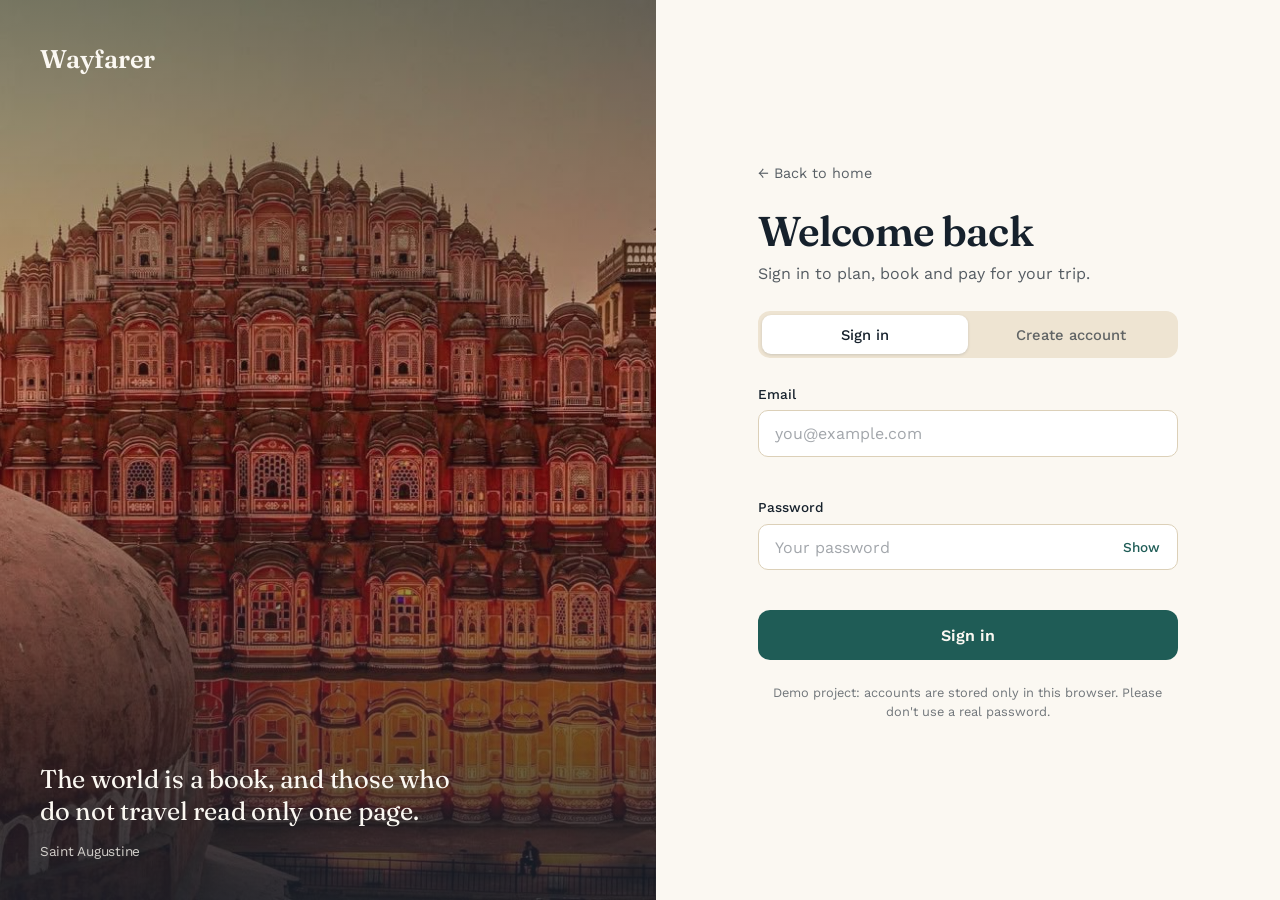
<file: login.html>
<!DOCTYPE html>
<html lang="en">
<head>
<meta charset="UTF-8">
<meta name="viewport" content="width=device-width, initial-scale=1.0">
<title>Log in — Wayfarer</title>
<meta name="description" content="Sign in or create your Wayfarer account to book and pay for your next trip.">
<meta name="theme-color" content="#1F5C56">
<link rel="icon" href="assets/favicon.svg" type="image/svg+xml">
<link rel="preconnect" href="https://fonts.googleapis.com">
<link rel="preconnect" href="https://fonts.gstatic.com" crossorigin>
<link href="https://fonts.googleapis.com/css2?family=Fraunces:opsz,wght@9..144,400;9..144,600;9..144,700&family=Work+Sans:wght@400;500;600&display=swap" rel="stylesheet">
<link rel="stylesheet" href="css/style.css">
<link rel="stylesheet" href="css/responsive.css">
<link rel="stylesheet" href="css/auth.css">
</head>
<body class="auth-page">

<a class="skip-link" href="#main">Skip to content</a>

<main class="auth-shell" id="main">
  <aside class="auth-visual" aria-hidden="true">
    <div class="visual-overlay">
      <a class="logo" href="index.html">Wayfarer</a>
      <blockquote>
        <p>The world is a book, and those who do not travel read only one page.</p>
        <cite>Saint Augustine</cite>
      </blockquote>
    </div>
  </aside>

  <section class="auth-panel">
    <a class="back-link" href="index.html">&larr; Back to home</a>

    <div class="auth-card">
      <h1 id="auth-title">Welcome back</h1>
      <p class="auth-sub" id="auth-sub">Sign in to plan, book and pay for your trip.</p>

      <div class="segmented" role="tablist" aria-label="Account">
        <span class="seg-thumb" id="seg-thumb"></span>
        <button type="button" role="tab" id="tab-signin" aria-selected="true" aria-controls="form-signin">Sign in</button>
        <button type="button" role="tab" id="tab-signup" aria-selected="false" aria-controls="form-signup">Create account</button>
      </div>

      <div class="form-alert" id="form-alert" role="alert" hidden></div>

      <form class="auth-form" id="form-signin" novalidate aria-labelledby="tab-signin">
        <div class="field">
          <label for="si-email">Email</label>
          <input type="email" id="si-email" name="email" autocomplete="email" placeholder="you@example.com" required>
          <p class="field-error" id="si-email-err"></p>
        </div>
        <div class="field">
          <label for="si-password">Password</label>
          <div class="input-wrap">
            <input type="password" id="si-password" name="password" autocomplete="current-password" placeholder="Your password" required>
            <button type="button" class="reveal" data-target="si-password" aria-label="Show password" aria-pressed="false">Show</button>
          </div>
          <p class="field-error" id="si-password-err"></p>
        </div>
        <button type="submit" class="primary-btn" id="si-submit">Sign in</button>
      </form>

      <form class="auth-form" id="form-signup" novalidate hidden aria-labelledby="tab-signup">
        <div class="field">
          <label for="su-name">Full name</label>
          <input type="text" id="su-name" name="name" autocomplete="name" placeholder="Your name" required>
          <p class="field-error" id="su-name-err"></p>
        </div>
        <div class="field">
          <label for="su-email">Email</label>
          <input type="email" id="su-email" name="email" autocomplete="email" placeholder="you@example.com" required>
          <p class="field-error" id="su-email-err"></p>
        </div>
        <div class="field">
          <label for="su-password">Password</label>
          <div class="input-wrap">
            <input type="password" id="su-password" name="password" autocomplete="new-password" placeholder="At least 8 characters" required>
            <button type="button" class="reveal" data-target="su-password" aria-label="Show password" aria-pressed="false">Show</button>
          </div>
          <div class="strength" id="strength" aria-hidden="true"><span></span><span></span><span></span><span></span></div>
          <p class="field-hint" id="strength-label">Use 8+ characters with letters and numbers.</p>
          <p class="field-error" id="su-password-err"></p>
        </div>
        <div class="field">
          <label for="su-confirm">Confirm password</label>
          <input type="password" id="su-confirm" name="confirm" autocomplete="new-password" placeholder="Repeat your password" required>
          <p class="field-error" id="su-confirm-err"></p>
        </div>
        <button type="submit" class="primary-btn" id="su-submit">Create account</button>
      </form>

      <p class="auth-note">Demo project: accounts are stored only in this browser. Please don't use a real password.</p>
    </div>
  </section>
</main>

<script src="js/utils.js"></script>
<script src="js/auth.js"></script>
<script src="js/login.js"></script>
</body>
</html>
</file>
<file: css/style.css>
:root {
  --ink: #16212c;
  --paper: #FBF8F2;
  --panel: #EEE4D2;
  --ochre: #A8702F;
  --teal: #1F5C56;
  --line: #DCD0B8;
  --font-display: 'Fraunces', serif;
  --font-body: 'Work Sans', sans-serif;
}

* { box-sizing: border-box; margin: 0; padding: 0; }

body {
  font-family: var(--font-body);
  color: var(--ink);
  background: var(--paper);
  line-height: 1.5;
}

html { scroll-behavior: smooth; scroll-padding-top: 70px; }

a { color: inherit; text-decoration: none; }

:focus-visible { outline: 2px solid var(--ochre); outline-offset: 2px; }

.visually-hidden {
  position: absolute;
  width: 1px;
  height: 1px;
  overflow: hidden;
  clip: rect(0 0 0 0);
  white-space: nowrap;
}

.skip-link {
  position: absolute;
  left: 1rem;
  top: -4rem;
  background: var(--ink);
  color: var(--paper);
  padding: 0.6rem 1rem;
  z-index: 200;
}

.skip-link:focus { top: 1rem; }

.no-scroll { overflow: hidden; }

img { display: block; max-width: 100%; }

.site-header {
  position: sticky;
  top: 0;
  z-index: 50;
  background: rgba(251, 248, 242, 0.78);
  -webkit-backdrop-filter: blur(20px) saturate(180%);
  backdrop-filter: blur(20px) saturate(180%);
  border-bottom: 1px solid rgba(220, 208, 184, 0.7);
}

@media (prefers-reduced-transparency: reduce) {
  .site-header { background: var(--paper); -webkit-backdrop-filter: none; backdrop-filter: none; }
}

.auth-slot {
  display: flex;
  align-items: center;
  gap: 0.8rem;
  margin-left: 1.5rem;
}

.auth-name {
  font-size: 0.9rem;
  opacity: 0.75;
}

.auth-link {
  display: inline-block;
  font-family: var(--font-body);
  font-size: 0.9rem;
  font-weight: 500;
  color: var(--teal);
  background: none;
  border: 1px solid var(--teal);
  border-radius: 999px;
  padding: 0.4rem 1.1rem;
  cursor: pointer;
  transition: transform 0.1s ease-out, background 0.15s, color 0.15s;
}

.auth-link:hover { background: var(--teal); color: var(--paper); }

.header-inner {
  max-width: 1200px;
  margin: 0 auto;
  padding: 1.1rem 1.5rem;
  display: flex;
  align-items: center;
  justify-content: space-between;
}

.logo {
  font-family: var(--font-display);
  font-size: 1.4rem;
  font-weight: 600;
}

.main-nav {
  display: flex;
  gap: 2rem;
}

.main-nav a {
  font-size: 0.95rem;
  color: var(--ink);
  opacity: 0.75;
}

.main-nav a:hover, .main-nav a.current { opacity: 1; }

.main-nav a.current { color: var(--teal); font-weight: 600; }

.nav-toggle {
  display: none;
  flex-direction: column;
  gap: 5px;
  background: none;
  border: none;
  cursor: pointer;
  padding: 4px;
}

.nav-toggle span {
  width: 22px;
  height: 2px;
  background: var(--ink);
}

.hero {
  background: linear-gradient(160deg, var(--teal) 0%, #16342f 100%);
  color: var(--paper);
  padding: 5rem 1.5rem 6rem;
}

.hero-content {
  max-width: 700px;
  margin: 0 auto;
}

.hero-eyebrow {
  font-size: 0.95rem;
  opacity: 0.8;
  margin-bottom: 0.75rem;
}

.hero h1 {
  font-family: var(--font-display);
  font-size: clamp(2.8rem, 7vw, 4.6rem);
  font-weight: 600;
  line-height: 1.05;
  margin-bottom: 1.2rem;
}

.hero-sub {
  font-size: 1.1rem;
  opacity: 0.9;
  max-width: 480px;
  margin-bottom: 2rem;
}

.hero-search {
  display: flex;
  background: var(--paper);
  border-radius: 999px;
  padding: 0.4rem;
  max-width: 460px;
}

.hero-search input {
  flex: 1;
  border: none;
  background: none;
  padding: 0.7rem 1.2rem;
  font-family: var(--font-body);
  font-size: 1rem;
  color: var(--ink);
  outline: none;
}

.hero-search button {
  background: var(--ochre);
  color: var(--paper);
  border: none;
  border-radius: 999px;
  padding: 0.7rem 1.6rem;
  font-size: 1rem;
  cursor: pointer;
}

.hero-search button:hover { filter: brightness(1.08); }

.hero-stats {
  display: flex;
  flex-wrap: wrap;
  gap: 0.6rem 2rem;
  list-style: none;
  margin-top: 2.2rem;
  font-size: 0.95rem;
  opacity: 0.85;
}

.hero-stats strong {
  font-family: var(--font-display);
  font-size: 1.5rem;
  margin-right: 0.2rem;
}

.section {
  max-width: 1200px;
  margin: 0 auto;
  padding: 4.5rem 1.5rem;
}

.section.alt {
  max-width: none;
  background: var(--panel);
}

.section.alt > * {
  max-width: 1200px;
  margin-left: auto;
  margin-right: auto;
}

.section-head {
  margin-bottom: 2.5rem;
  max-width: 500px;
}

.section-head h2 {
  font-family: var(--font-display);
  font-size: clamp(1.8rem, 3.5vw, 2.4rem);
  font-weight: 600;
  margin-bottom: 0.5rem;
}

.section-head p {
  opacity: 0.75;
}

.category-row {
  display: flex;
  gap: 0.7rem;
  overflow-x: auto;
  padding-bottom: 1.5rem;
}

.category-pill {
  flex-shrink: 0;
  border: 1px solid var(--line);
  border-radius: 999px;
  padding: 0.5rem 1.2rem;
  cursor: pointer;
  font-size: 0.9rem;
  background: var(--paper);
}

.category-pill.active {
  background: var(--ink);
  color: var(--paper);
  border-color: var(--ink);
}

.destination-grid {
  display: grid;
  grid-template-columns: repeat(4, 1fr);
  gap: 1.2rem;
}

.result-count {
  font-size: 0.85rem;
  opacity: 0.65;
  margin-bottom: 1rem;
}

.empty-state {
  grid-column: 1 / -1;
  padding: 2rem 0;
  opacity: 0.75;
}

.destination-card {
  border: 1px solid var(--line);
  overflow: hidden;
  background: #fff;
  transition: transform 0.2s, box-shadow 0.2s;
}

.destination-card:hover {
  transform: translateY(-3px);
  box-shadow: 0 8px 20px rgba(22, 33, 44, 0.1);
}

.destination-card .badge {
  display: inline-block;
  font-size: 0.7rem;
  text-transform: uppercase;
  letter-spacing: 0.05em;
  color: var(--teal);
  background: #E3EFEC;
  padding: 0.15rem 0.55rem;
  border-radius: 999px;
  margin-bottom: 0.5rem;
}

.card-action {
  margin-top: 0.9rem;
  background: none;
  border: 1px solid var(--teal);
  color: var(--teal);
  border-radius: 6px;
  padding: 0.4rem 0.9rem;
  font-size: 0.85rem;
  cursor: pointer;
}

.card-action:hover { background: var(--teal); color: var(--paper); }

.destination-card img {
  width: 100%;
  height: 210px;
  object-fit: cover;
  object-position: center 30%;
}

.destination-card .card-body {
  padding: 1rem;
}

.destination-card h3 {
  font-family: var(--font-display);
  font-size: 1.15rem;
  margin-bottom: 0.2rem;
}

.destination-card .country {
  font-size: 0.8rem;
  text-transform: uppercase;
  letter-spacing: 0.04em;
  opacity: 0.6;
  margin-bottom: 0.4rem;
}

.destination-card p.desc {
  font-size: 0.9rem;
  opacity: 0.8;
}

.gallery-grid {
  column-count: 3;
  column-gap: 1rem;
}

.gallery-item {
  display: block;
  width: 100%;
  margin-bottom: 1rem;
  padding: 0;
  border: none;
  background: none;
  cursor: pointer;
  break-inside: avoid;
}

.gallery-item img {
  width: 100%;
  border-radius: 4px;
  transition: transform 0.25s, opacity 0.25s;
}

.gallery-item:hover img { transform: scale(1.02); opacity: 0.92; }

.lightbox {
  display: none;
  position: fixed;
  inset: 0;
  background: rgba(15, 20, 15, 0.92);
  z-index: 100;
  flex-direction: column;
  align-items: center;
  justify-content: center;
  padding: 2rem;
}

.lightbox.active { display: flex; }

.lightbox figure {
  display: flex;
  flex-direction: column;
  align-items: center;
  max-width: min(900px, 80vw);
}

.lightbox img { max-height: 78vh; border-radius: 4px; }

.lightbox figcaption {
  color: var(--paper);
  margin-top: 1rem;
  text-align: center;
}

.lightbox-nav {
  position: absolute;
  top: 50%;
  transform: translateY(-50%);
  background: rgba(255, 255, 255, 0.12);
  border: none;
  color: var(--paper);
  font-size: 2.4rem;
  width: 3rem;
  height: 3rem;
  border-radius: 50%;
  cursor: pointer;
  line-height: 1;
}

.lightbox-nav:hover { background: rgba(255, 255, 255, 0.25); }
.lightbox-nav.prev { left: 1.5rem; }
.lightbox-nav.next { right: 1.5rem; }

.lightbox-close {
  position: absolute;
  top: 1.5rem;
  right: 2rem;
  background: none;
  border: none;
  color: var(--paper);
  font-size: 2rem;
  cursor: pointer;
}

.weather-panel {
  max-width: 460px;
}

#weather-form {
  display: flex;
  gap: 0.6rem;
  margin-bottom: 1.5rem;
}

#weather-form input {
  flex: 1;
  padding: 0.7rem 1rem;
  border: 1px solid var(--line);
  border-radius: 6px;
  font-family: var(--font-body);
}

#weather-form button {
  background: var(--teal);
  color: var(--paper);
  border: none;
  padding: 0.7rem 1.4rem;
  border-radius: 6px;
  cursor: pointer;
}

.weather-result {
  display: flex;
  align-items: center;
  gap: 1rem;
  min-height: 40px;
}

.weather-result .temp {
  font-family: var(--font-display);
  font-size: 2.4rem;
}

.weather-result .details p { font-size: 0.9rem; opacity: 0.75; }

.weather-result .details p.place { font-weight: 600; opacity: 1; }

.notice.error { color: #9B2C2C; }

.places-list {
  display: grid;
  grid-template-columns: repeat(2, 1fr);
  gap: 1.5rem 2.5rem;
}

.place-item {
  border-top: 1px solid var(--line);
  padding-top: 1rem;
}

.place-item h3 {
  font-family: var(--font-display);
  font-size: 1.2rem;
  margin-bottom: 0.2rem;
}

.place-item .location {
  font-size: 0.8rem;
  opacity: 0.6;
  margin-bottom: 0.4rem;
}

.hotel-grid {
  display: grid;
  grid-template-columns: repeat(3, 1fr);
  gap: 1.5rem;
}

.hotel-card {
  border: 1px solid var(--line);
  padding: 1.5rem;
}

.hotel-card .tier {
  font-size: 0.75rem;
  text-transform: uppercase;
  letter-spacing: 0.05em;
  color: var(--ochre);
  margin-bottom: 0.6rem;
}

.hotel-card h3 {
  font-family: var(--font-display);
  font-size: 1.25rem;
  margin-bottom: 0.4rem;
}

.hotel-card .price {
  font-weight: 600;
  margin-top: 0.8rem;
}

.tips-list {
  max-width: 640px;
  display: flex;
  flex-direction: column;
  gap: 1rem;
}

.tip-item {
  display: flex;
  gap: 1rem;
  padding: 1rem 0;
  border-bottom: 1px solid var(--line);
}

.tip-item .mark {
  font-family: var(--font-display);
  color: var(--ochre);
  font-size: 1.2rem;
}

.budget-panel {
  display: grid;
  grid-template-columns: 1.4fr 1fr;
  gap: 2rem;
  align-items: start;
}

.budget-form {
  display: grid;
  grid-template-columns: 1fr 1fr;
  gap: 1.2rem;
}

.budget-form label {
  display: flex;
  flex-direction: column;
  font-size: 0.9rem;
  gap: 0.4rem;
}

.budget-form label.wide { grid-column: 1 / -1; }

.budget-form select,
.budget-form input {
  padding: 0.6rem 0.8rem;
  border: 1px solid var(--line);
  border-radius: 6px;
  font-family: var(--font-body);
  font-size: 1rem;
}

.budget-result {
  background: var(--teal);
  color: var(--paper);
  padding: 2rem;
  display: flex;
  flex-direction: column;
  gap: 0.5rem;
  border-radius: 8px;
}

.budget-form .reset-btn {
  grid-column: 1 / -1;
  justify-self: start;
  background: none;
  border: 1px solid var(--ink);
  border-radius: 6px;
  padding: 0.5rem 1.2rem;
  cursor: pointer;
  font-family: var(--font-body);
}

.budget-result .per-day { font-size: 0.9rem; opacity: 0.85; }

.breakdown {
  list-style: none;
  margin-top: 1rem;
  border-top: 1px solid rgba(251, 248, 242, 0.3);
}

.breakdown li {
  display: flex;
  justify-content: space-between;
  padding: 0.55rem 0;
  font-size: 0.9rem;
  border-bottom: 1px solid rgba(251, 248, 242, 0.15);
}

.cta {
  margin-top: 1.4rem;
  background: var(--ochre);
  color: var(--paper);
  border: none;
  border-radius: 12px;
  padding: 0.9rem 1.4rem;
  font-family: var(--font-body);
  font-size: 1rem;
  font-weight: 600;
  cursor: pointer;
  transition: transform 0.1s ease-out, filter 0.15s;
}

.cta:hover { filter: brightness(1.08); }

.budget-result strong {
  font-family: var(--font-display);
  font-size: 2.6rem;
}

.site-footer {
  background: var(--ink);
  color: var(--paper);
  padding: 3rem 1.5rem 1.5rem;
  font-size: 0.9rem;
}

.footer-inner {
  max-width: 1200px;
  margin: 0 auto;
  display: grid;
  grid-template-columns: 2fr 1fr 1fr;
  gap: 2rem;
}

.site-footer .logo { display: block; margin-bottom: 0.6rem; }
.site-footer p { opacity: 0.75; max-width: 340px; }

.site-footer h3 {
  font-size: 0.75rem;
  text-transform: uppercase;
  letter-spacing: 0.06em;
  opacity: 0.6;
  margin-bottom: 0.7rem;
}

.site-footer a:not(.logo) {
  display: block;
  opacity: 0.8;
  margin-bottom: 0.4rem;
}

.site-footer a:hover { opacity: 1; text-decoration: underline; }

.copyright {
  max-width: 1200px;
  margin: 2rem auto 0;
  padding-top: 1.2rem;
  border-top: 1px solid rgba(251, 248, 242, 0.15);
  font-size: 0.8rem;
}

.to-top {
  position: fixed;
  right: 1.2rem;
  bottom: 1.2rem;
  width: 2.8rem;
  height: 2.8rem;
  border-radius: 50%;
  border: none;
  background: var(--ochre);
  color: var(--paper);
  font-size: 1.2rem;
  cursor: pointer;
  opacity: 0;
  pointer-events: none;
  transition: opacity 0.25s;
  z-index: 60;
}

.to-top.visible { opacity: 1; pointer-events: auto; }
</file>
<file: css/responsive.css>
@media (max-width: 900px) {
  .destination-grid { grid-template-columns: repeat(2, 1fr); }
  .hotel-grid { grid-template-columns: repeat(2, 1fr); }
  .gallery-grid { column-count: 2; }
  .budget-panel { grid-template-columns: 1fr; }
  .footer-inner { grid-template-columns: 1fr 1fr; }
}

@media (max-width: 640px) {
  .main-nav {
    position: absolute;
    top: 100%;
    left: 0;
    right: 0;
    background: var(--paper);
    flex-direction: column;
    gap: 0;
    border-bottom: 1px solid var(--line);
    display: none;
  }

  .main-nav.open { display: flex; }

  .main-nav a {
    padding: 1rem 1.5rem;
    border-top: 1px solid var(--line);
  }

  .nav-toggle { display: flex; }

  .hero { padding: 3rem 1.25rem 4rem; }

  .hero-search { flex-direction: column; border-radius: 14px; }

  .hero-search button { margin-top: 0.4rem; }

  .section { padding: 3rem 1.25rem; }

  .destination-grid { grid-template-columns: 1fr; }

  .hotel-grid { grid-template-columns: 1fr; }

  .gallery-grid { column-count: 1; }

  .places-list { grid-template-columns: 1fr; }

  .budget-form { grid-template-columns: 1fr; }

  .footer-inner { grid-template-columns: 1fr; }

  .lightbox-nav.prev { left: 0.5rem; }

  .lightbox-nav.next { right: 0.5rem; }

  .budget-result strong { font-size: 2rem; }
}
</file>
<file: css/auth.css>
:root {
  --danger: #A63A2E;
  --success: #2F7A4F;
  --spring: cubic-bezier(0.32, 0.72, 0, 1);
}

.header-links {
  display: flex;
  align-items: center;
  gap: 1.5rem;
  font-size: 0.95rem;
}

.header-links > a { opacity: 0.75; }
.header-links > a:hover { opacity: 1; }

.auth-page { background: var(--paper); }

.auth-shell {
  display: grid;
  grid-template-columns: 1.05fr 1fr;
  min-height: 100vh;
}

.auth-visual {
  position: relative;
  background: url("../assets/images/jaipur.jpg") center / cover no-repeat;
  color: var(--paper);
}

.visual-overlay {
  position: absolute;
  inset: 0;
  display: flex;
  flex-direction: column;
  justify-content: space-between;
  padding: 2.5rem;
  background: linear-gradient(180deg, rgba(22, 52, 47, 0.55) 0%, rgba(22, 33, 44, 0.15) 45%, rgba(22, 33, 44, 0.8) 100%);
}

.visual-overlay .logo { font-size: 1.6rem; }

.visual-overlay blockquote {
  max-width: 420px;
  font-family: var(--font-display);
  font-size: 1.6rem;
  line-height: 1.25;
  letter-spacing: -0.01em;
}

.visual-overlay cite {
  display: block;
  margin-top: 1rem;
  font-family: var(--font-body);
  font-size: 0.85rem;
  font-style: normal;
  opacity: 0.8;
}

.auth-panel {
  display: flex;
  flex-direction: column;
  justify-content: center;
  padding: 2rem 1.5rem 3rem;
}

.back-link {
  align-self: flex-start;
  font-size: 0.9rem;
  opacity: 0.7;
  margin: 0 auto 1.5rem;
  width: 100%;
  max-width: 420px;
}

.back-link:hover { opacity: 1; }

.auth-card {
  width: 100%;
  max-width: 420px;
  margin: 0 auto;
}

.auth-card h1,
.pay-head h1,
.success h1 {
  font-family: var(--font-display);
  font-size: clamp(2rem, 4vw, 2.6rem);
  font-weight: 600;
  line-height: 1.08;
  letter-spacing: -0.02em;
  margin-bottom: 0.5rem;
}

.auth-sub {
  opacity: 0.72;
  margin-bottom: 1.6rem;
}

.eyebrow {
  font-size: 0.8rem;
  text-transform: uppercase;
  letter-spacing: 0.08em;
  color: var(--ochre);
  font-weight: 600;
  margin-bottom: 0.5rem;
}

.segmented {
  position: relative;
  display: grid;
  grid-template-columns: 1fr 1fr;
  background: var(--panel);
  border-radius: 12px;
  padding: 4px;
  margin-bottom: 1.6rem;
}

.segmented.three { grid-template-columns: repeat(3, 1fr); }

.segmented button {
  position: relative;
  z-index: 1;
  background: none;
  border: none;
  padding: 0.65rem 0.5rem;
  font-family: var(--font-body);
  font-size: 0.92rem;
  font-weight: 500;
  color: var(--ink);
  opacity: 0.65;
  cursor: pointer;
  border-radius: 9px;
  transition: opacity 0.2s;
}

.segmented button[aria-selected="true"] { opacity: 1; }

.seg-thumb {
  position: absolute;
  top: 4px;
  bottom: 4px;
  left: 4px;
  width: calc((100% - 8px) / 2);
  background: #fff;
  border-radius: 9px;
  box-shadow: 0 1px 3px rgba(22, 33, 44, 0.15);
  transition: transform 0.45s var(--spring);
}

.segmented.three .seg-thumb { width: calc((100% - 8px) / 3); }

.auth-form[hidden],
.method-panel[hidden] { display: none; }

.field {
  margin-bottom: 1.1rem;
  min-width: 0;
}

.field label {
  display: block;
  font-size: 0.85rem;
  font-weight: 500;
  margin-bottom: 0.4rem;
}

.field input,
.field select {
  width: 100%;
  padding: 0.8rem 1rem;
  border: 1px solid var(--line);
  border-radius: 10px;
  background: #fff;
  font-family: var(--font-body);
  font-size: 1rem;
  color: var(--ink);
  transition: border-color 0.15s, box-shadow 0.15s;
}

.field input::placeholder { color: rgba(22, 33, 44, 0.4); }

.field input:focus,
.field select:focus {
  outline: none;
  border-color: var(--teal);
  box-shadow: 0 0 0 3px rgba(31, 92, 86, 0.18);
}

.field input.invalid,
.field select.invalid { border-color: var(--danger); }

.field input.invalid:focus,
.field select.invalid:focus { box-shadow: 0 0 0 3px rgba(166, 58, 46, 0.18); }

.field-row {
  display: grid;
  grid-template-columns: 1fr 1fr;
  gap: 1rem;
}

.input-wrap { position: relative; }
.input-wrap input { padding-right: 4.2rem; }

.reveal {
  position: absolute;
  right: 0.5rem;
  top: 50%;
  transform: translateY(-50%);
  background: none;
  border: none;
  font-family: var(--font-body);
  font-size: 0.85rem;
  font-weight: 500;
  color: var(--teal);
  padding: 0.4rem 0.6rem;
  cursor: pointer;
}

.field-error {
  min-height: 1.1rem;
  margin-top: 0.3rem;
  font-size: 0.8rem;
  color: var(--danger);
}

.field-hint {
  font-size: 0.8rem;
  opacity: 0.65;
  margin-top: 0.4rem;
}

.strength {
  display: grid;
  grid-template-columns: repeat(4, 1fr);
  gap: 4px;
  margin-top: 0.6rem;
}

.strength span {
  height: 4px;
  border-radius: 2px;
  background: var(--line);
  transition: background 0.25s;
}

.strength[data-score="1"] span:nth-child(-n+1) { background: var(--danger); }
.strength[data-score="2"] span:nth-child(-n+2) { background: var(--ochre); }
.strength[data-score="3"] span:nth-child(-n+3) { background: #7AA35B; }
.strength[data-score="4"] span { background: var(--success); }

.form-alert {
  padding: 0.8rem 1rem;
  border-radius: 10px;
  font-size: 0.9rem;
  margin-bottom: 1.1rem;
}

.form-alert.error { background: #F8E3E0; color: var(--danger); }
.form-alert.success { background: #E1F1E8; color: var(--success); }

.primary-btn,
.ghost-btn {
  display: inline-flex;
  align-items: center;
  justify-content: center;
  padding: 0.9rem 1.6rem;
  border-radius: 12px;
  font-family: var(--font-body);
  font-size: 1rem;
  font-weight: 600;
  cursor: pointer;
  border: 1px solid transparent;
  transition: transform 0.1s ease-out, filter 0.15s, opacity 0.15s;
}

.primary-btn {
  width: 100%;
  background: var(--teal);
  color: var(--paper);
}

.primary-btn:hover { filter: brightness(1.1); }
.ghost-btn { background: none; border-color: var(--ink); color: var(--ink); }
.ghost-btn:hover { background: rgba(22, 33, 44, 0.06); }

.primary-btn:active,
.ghost-btn:active,
.auth-link:active,
.cta:active { transform: scale(0.97); }

.primary-btn:disabled { opacity: 0.6; cursor: progress; transform: none; }

.auth-note,
.secure-note {
  margin-top: 1.4rem;
  font-size: 0.8rem;
  opacity: 0.6;
  text-align: center;
}

.pay-shell {
  max-width: 1100px;
  margin: 0 auto;
  padding: 3rem 1.5rem 5rem;
}

.pay-grid {
  display: grid;
  grid-template-columns: 1.3fr 1fr;
  gap: 3rem;
  align-items: start;
}

.pay-grid[hidden] { display: none; }

.pay-main { min-width: 0; }

.method-panel { margin-bottom: 0.5rem; }

.card-scene {
  perspective: 1000px;
  margin-bottom: 1.6rem;
}

.credit-card {
  position: relative;
  width: 100%;
  max-width: 370px;
  aspect-ratio: 1.586;
  transform-style: preserve-3d;
  transition: transform 0.7s var(--spring);
}

.credit-card.flipped { transform: rotateY(180deg); }

.face {
  position: absolute;
  inset: 0;
  border-radius: 18px;
  padding: 1.4rem 1.5rem;
  color: var(--paper);
  backface-visibility: hidden;
  -webkit-backface-visibility: hidden;
  box-shadow: 0 18px 40px rgba(22, 52, 47, 0.28);
  overflow: hidden;
}

.face.front {
  display: flex;
  flex-direction: column;
  justify-content: space-between;
  background:
    radial-gradient(circle at 85% -10%, rgba(168, 112, 47, 0.55), transparent 55%),
    linear-gradient(160deg, var(--teal) 0%, #16342f 100%);
}

.face.back {
  transform: rotateY(180deg);
  background: linear-gradient(160deg, #16342f 0%, var(--teal) 100%);
  padding: 1.4rem 0;
}

.card-top {
  display: flex;
  justify-content: space-between;
  align-items: center;
}

.chip {
  width: 40px;
  height: 30px;
  border-radius: 6px;
  background: linear-gradient(135deg, #E6C58A, var(--ochre));
}

.brand {
  font-family: var(--font-display);
  font-weight: 600;
  letter-spacing: 0.06em;
  font-size: 0.95rem;
}

.cc-number {
  font-size: clamp(1.05rem, 4.2vw, 1.35rem);
  letter-spacing: 0.08em;
  font-variant-numeric: tabular-nums;
}

.card-bottom {
  display: flex;
  justify-content: space-between;
  gap: 1rem;
  font-size: 0.85rem;
  letter-spacing: 0.04em;
}

.card-bottom small,
.cvv-strip small {
  display: block;
  font-size: 0.62rem;
  text-transform: uppercase;
  letter-spacing: 0.08em;
  opacity: 0.65;
  margin-bottom: 0.15rem;
}

.card-bottom span { display: block; max-width: 190px; overflow: hidden; text-overflow: ellipsis; white-space: nowrap; }

.stripe {
  height: 42px;
  background: #0d1a18;
  margin-bottom: 1.4rem;
}

.cvv-strip {
  margin: 0 1.5rem;
  padding: 0.5rem 0.9rem;
  background: var(--paper);
  color: var(--ink);
  border-radius: 6px;
  text-align: right;
  letter-spacing: 0.15em;
}

.cvv-strip small { text-align: left; opacity: 0.55; }

.test-hint {
  font-size: 0.8rem;
  opacity: 0.7;
  margin-bottom: 1rem;
}

.link-btn {
  background: none;
  border: none;
  padding: 0;
  font: inherit;
  color: var(--teal);
  text-decoration: underline;
  cursor: pointer;
}

.check {
  display: flex;
  align-items: flex-start;
  gap: 0.7rem;
  font-size: 0.9rem;
  margin: 1.2rem 0 0.2rem;
  cursor: pointer;
}

.check input {
  width: 1.1rem;
  height: 1.1rem;
  margin-top: 0.15rem;
  accent-color: var(--teal);
}

.pay-btn { margin-top: 0.8rem; }

.summary {
  position: sticky;
  top: 90px;
  padding: 1.8rem;
  background: rgba(238, 228, 210, 0.72);
  -webkit-backdrop-filter: blur(20px) saturate(160%);
  backdrop-filter: blur(20px) saturate(160%);
  border: 1px solid rgba(255, 255, 255, 0.6);
  border-radius: 18px;
  box-shadow: 0 12px 32px rgba(22, 33, 44, 0.08);
}

.summary h2 {
  font-family: var(--font-display);
  font-size: 1.35rem;
  letter-spacing: -0.01em;
  margin-bottom: 0.3rem;
}

.summary-trip {
  font-size: 0.85rem;
  opacity: 0.7;
  margin-bottom: 1.2rem;
}

.summary-lines,
.summary-totals { list-style: none; }

.summary-lines li,
.summary-totals li {
  display: flex;
  justify-content: space-between;
  gap: 1rem;
  padding: 0.55rem 0;
  font-size: 0.92rem;
  font-variant-numeric: tabular-nums;
}

.summary-lines { border-top: 1px solid var(--line); }
.summary-totals { border-top: 1px solid var(--line); margin-top: 1rem; padding-top: 0.4rem; }
.summary-totals .discount { color: var(--success); }

.summary-grand {
  display: flex;
  justify-content: space-between;
  align-items: baseline;
  border-top: 1px solid var(--ink);
  margin-top: 0.4rem;
  padding-top: 1rem;
}

.summary-grand strong {
  font-family: var(--font-display);
  font-size: 2rem;
  letter-spacing: -0.02em;
  font-variant-numeric: tabular-nums;
}

.coupon {
  display: flex;
  gap: 0.5rem;
  margin-top: 1.1rem;
}

.coupon input {
  flex: 1;
  min-width: 0;
  padding: 0.65rem 0.9rem;
  border: 1px solid var(--line);
  border-radius: 10px;
  background: #fff;
  font-family: var(--font-body);
  font-size: 0.9rem;
  text-transform: uppercase;
}

.coupon input:focus { outline: none; border-color: var(--teal); box-shadow: 0 0 0 3px rgba(31, 92, 86, 0.18); }

.coupon button {
  background: var(--ink);
  color: var(--paper);
  border: none;
  border-radius: 10px;
  padding: 0 1.1rem;
  font-family: var(--font-body);
  font-size: 0.9rem;
  cursor: pointer;
  transition: transform 0.1s ease-out;
}

.coupon button:active { transform: scale(0.96); }

.coupon-msg { min-height: 1.2rem; margin-top: 0.4rem; font-size: 0.8rem; }
.coupon-msg.ok { color: var(--success); }
.coupon-msg.bad { color: var(--danger); }

.success {
  max-width: 520px;
  margin: 2rem auto 0;
  text-align: center;
}

.success[hidden] { display: none; }

.success-icon {
  width: 84px;
  height: 84px;
  margin: 0 auto 1.4rem;
}

.success-icon svg { width: 100%; height: 100%; }

.success-icon circle {
  stroke: var(--success);
  stroke-width: 2;
  stroke-dasharray: 151;
  stroke-dashoffset: 151;
  animation: draw 0.7s var(--spring) forwards;
}

.success-icon path {
  stroke: var(--success);
  stroke-width: 3;
  stroke-linecap: round;
  stroke-linejoin: round;
  stroke-dasharray: 40;
  stroke-dashoffset: 40;
  animation: draw 0.5s 0.45s var(--spring) forwards;
}

@keyframes draw { to { stroke-dashoffset: 0; } }

.receipt {
  text-align: left;
  background: rgba(238, 228, 210, 0.72);
  border-radius: 16px;
  padding: 0.6rem 1.4rem;
  margin-bottom: 1.8rem;
}

.receipt div {
  display: flex;
  justify-content: space-between;
  gap: 1rem;
  padding: 0.8rem 0;
  border-bottom: 1px solid var(--line);
}

.receipt div:last-child { border-bottom: none; font-weight: 600; }
.receipt dt { opacity: 0.65; }
.receipt dd { text-align: right; }

.success-actions {
  display: flex;
  gap: 0.8rem;
}

.success-actions a { flex: 1; text-decoration: none; }

@media (max-width: 900px) {
  .auth-shell { grid-template-columns: 1fr; }

  .auth-visual { min-height: 200px; }

  .visual-overlay { padding: 1.5rem; }
  .visual-overlay blockquote { display: none; }

  .pay-grid { grid-template-columns: 1fr; gap: 2rem; }
  .summary { position: static; order: -1; }
}

@media (max-width: 640px) {
  .pay-shell { padding: 2rem 1.25rem 4rem; }
  .field-row { gap: 0.75rem; }
  .success-actions { flex-direction: column; }
  .header-links { gap: 0.8rem; font-size: 0.85rem; }
}

@media (prefers-reduced-motion: reduce) {
  .seg-thumb,
  .credit-card,
  .primary-btn,
  .ghost-btn { transition: none; }

  .credit-card.flipped { transform: none; }

  .success-icon circle,
  .success-icon path { animation: none; stroke-dashoffset: 0; }
}

@media (prefers-reduced-transparency: reduce) {
  .summary,
  .receipt { background: var(--panel); -webkit-backdrop-filter: none; backdrop-filter: none; }
}
</file>
